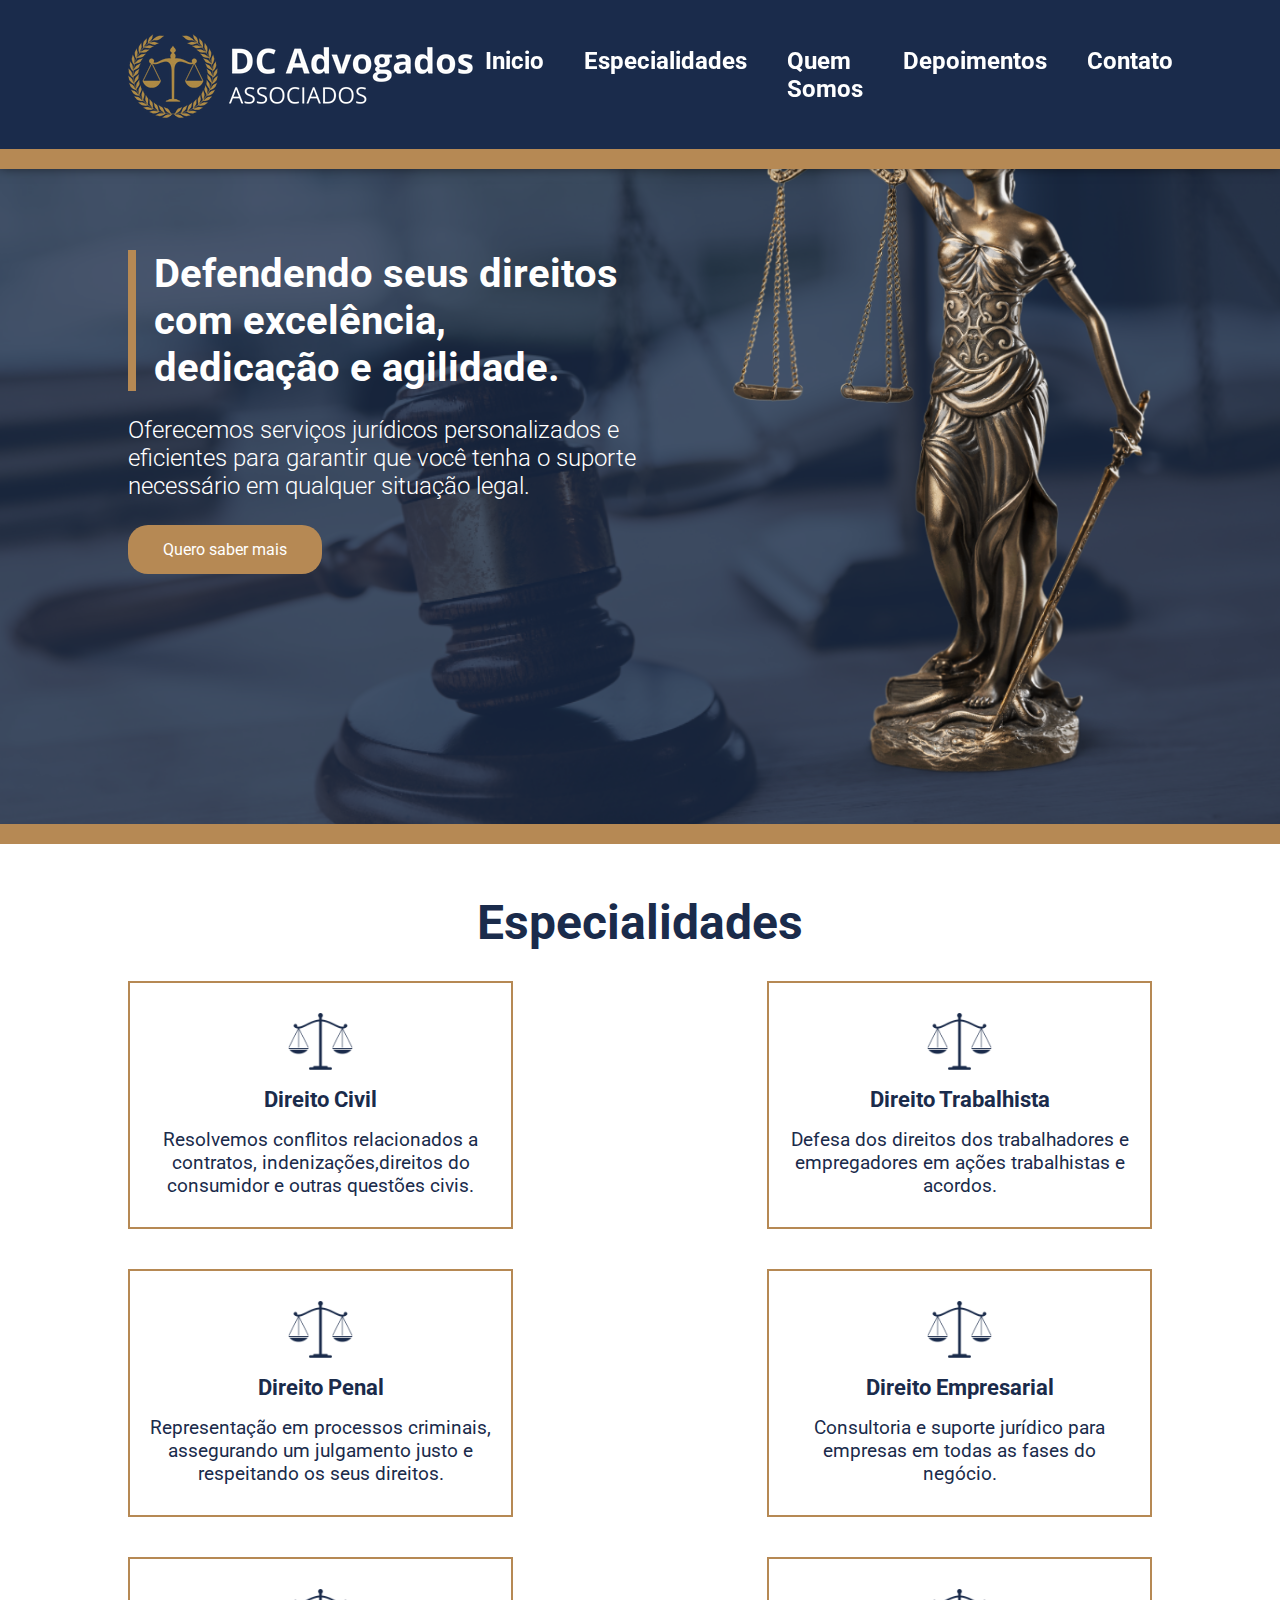
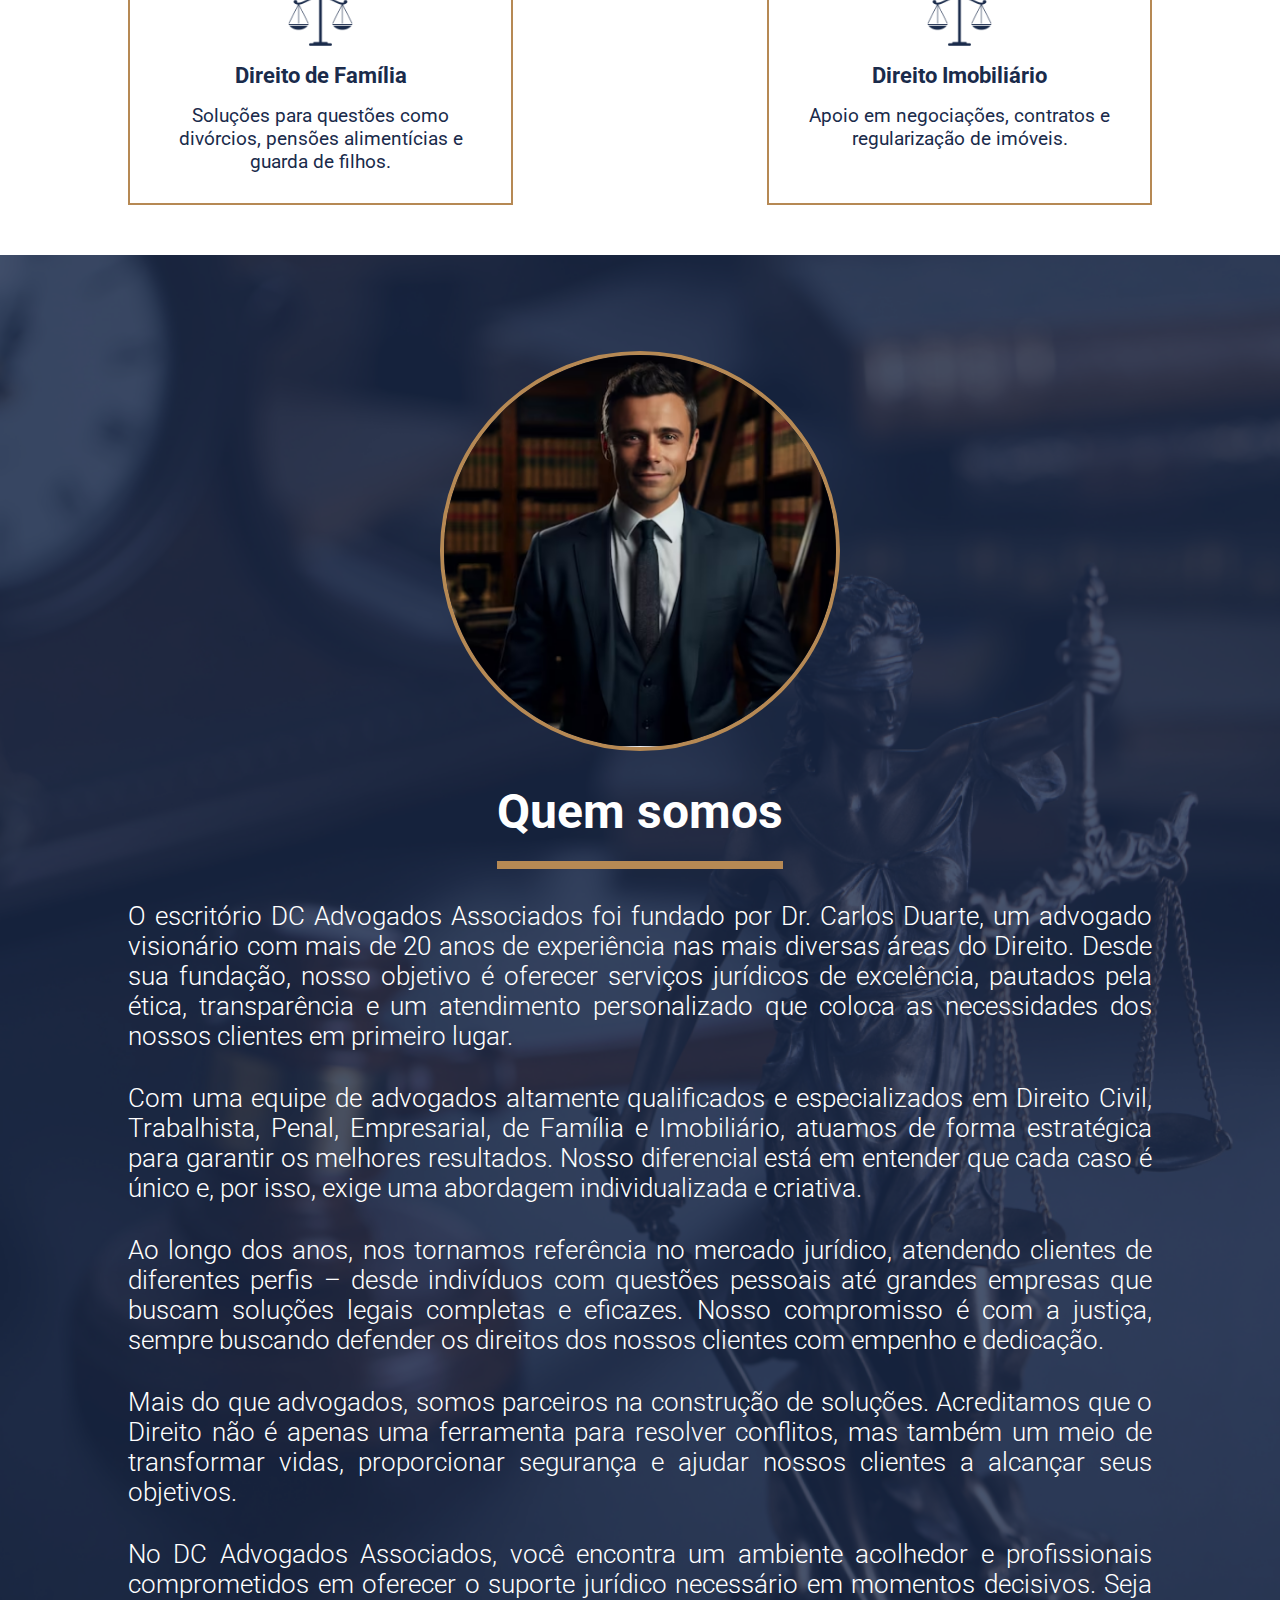
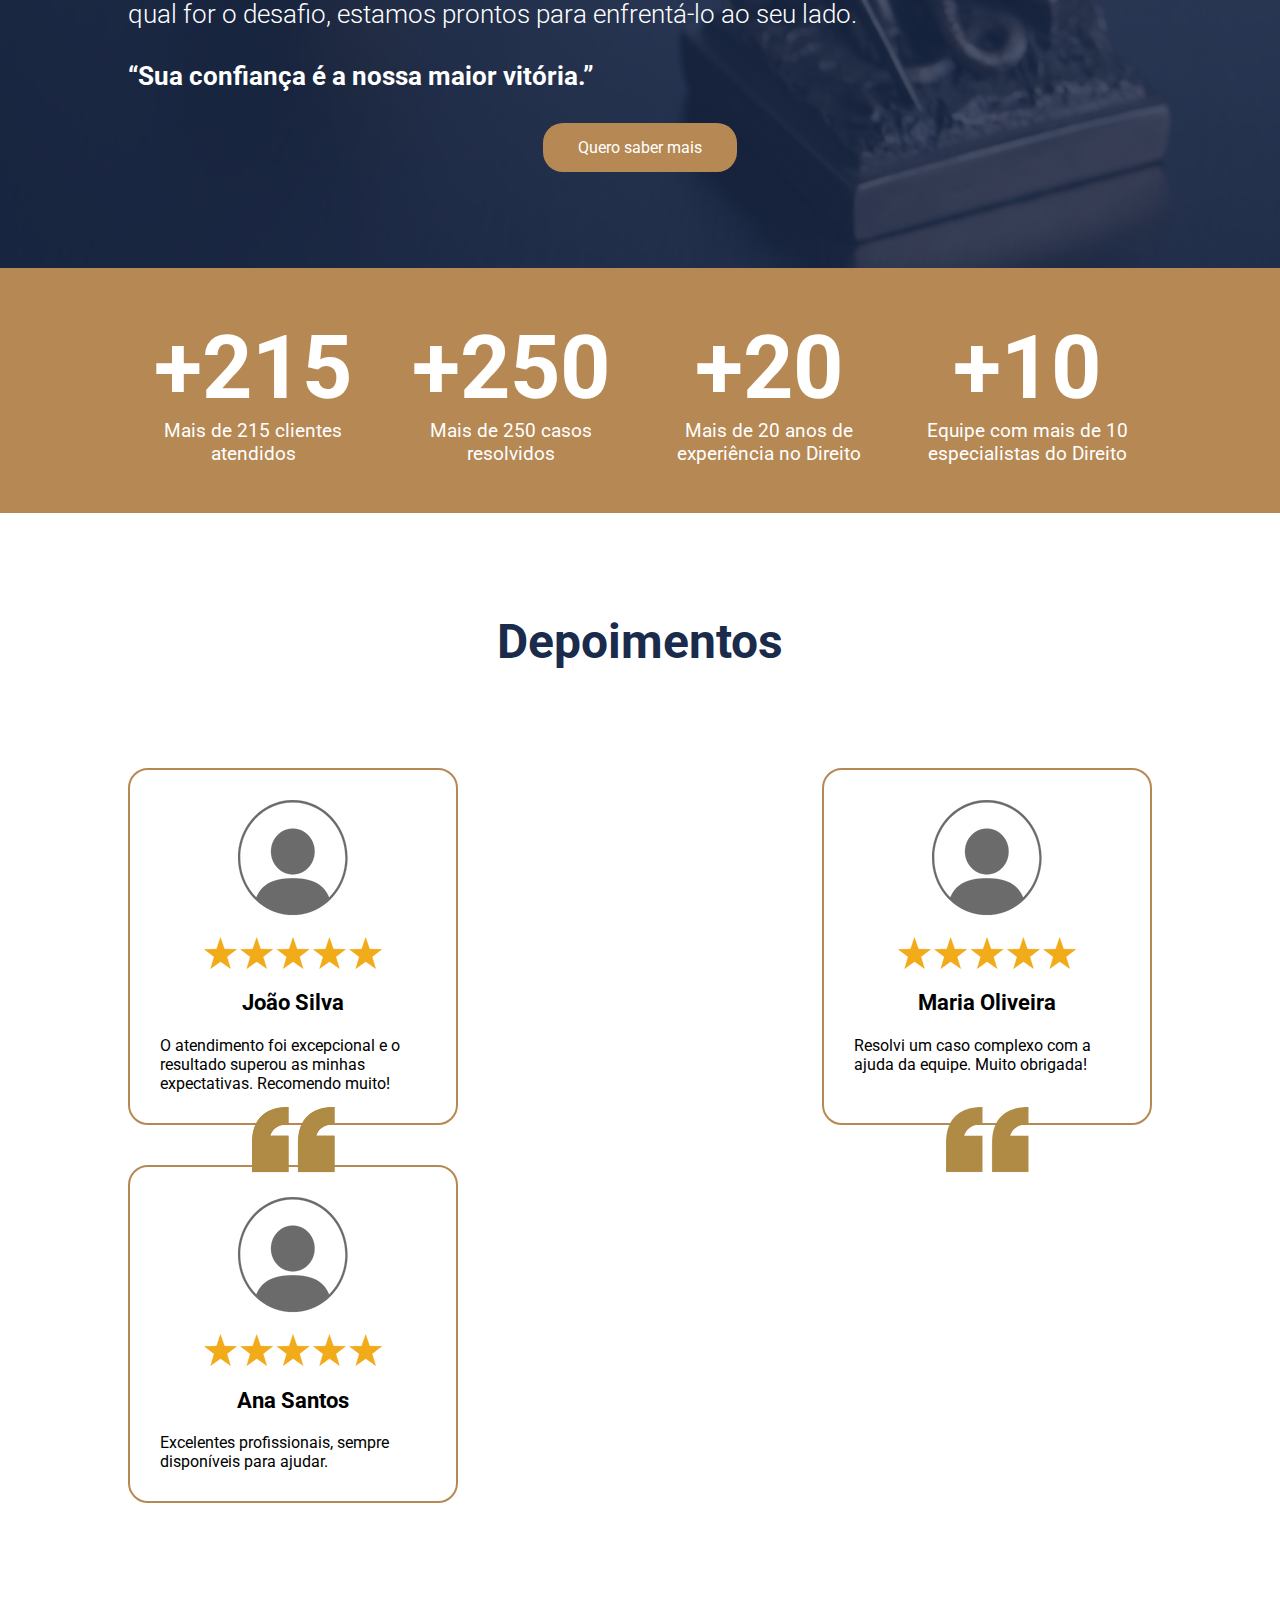
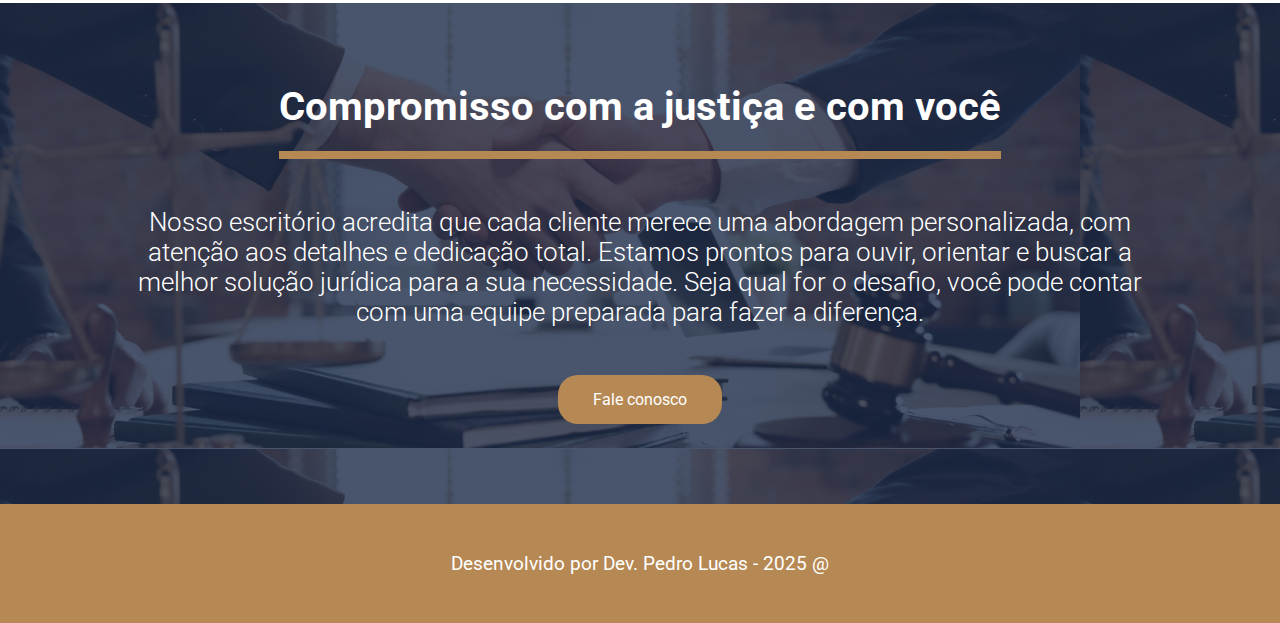
<file: index.html>
<!DOCTYPE html>
<html lang="pt-BR">
  <head>
    <meta charset="UTF-8" />
    <meta name="viewport" content="width=device-width, initial-scale=1.0" />
    <title>DC Advogados Associados</title>
    <link rel="preconnect" href="https://fonts.googleapis.com" />
    <link rel="preconnect" href="https://fonts.gstatic.com" crossorigin />
    <link
      href="https://fonts.googleapis.com/css2?family=Roboto:ital,wght@0,100..900;1,100..900&display=swap"
      rel="stylesheet"
    />
    <link rel="stylesheet" href="style.css" />
  </head>
  <body>
    <div class="container-global">
      <!-- header - cabeçalho -->
      <header>
        <div class="header-container">
          <img src="./assets/logo.png" alt="logomarca" />
          <nav>
            <ul>
              <li><a href="">Inicio</a></li>
              <li><a href="">Especialidades</a></li>
              <li><a href="">Quem Somos</a></li>
              <li><a href="">Depoimentos</a></li>
              <li><a href="./pages/contato/index.html">Contato</a></li>
            </ul>
          </nav>
        </div>
      </header>

      <!-- banner -->

      <section class="container-section-banner">
        <div class="container-div-banner">
          <div class="container-content-banner">
            <h1 class="title">
              Defendendo seus direitos com excelência, dedicação e agilidade.
            </h1>
            <p class="description">
              Oferecemos serviços jurídicos personalizados e eficientes para
              garantir que você tenha o suporte necessário em qualquer situação
              legal.
            </p>
            <a href="#" class="btn-whatsapp">Quero saber mais</a>
          </div>
          <img
            id="image-justice"
            src="./assets/justica.png"
            alt="estatua justica"
          />
        </div>
      </section>

      <!-- ESPECIALIDADES -->

      <section class="container-section-specialties" id="especialidades">
        <div class="container-div-specialties">
          <h2 id="title-specialties">Especialidades</h2>
          <div class="container-cards-specialties">
            <div class="cards">
              <img src="./assets/balanca.png" alt="balanca" />
              <h3>Direito Civil</h3>
              <p>
                Resolvemos conflitos relacionados a contratos,
                indenizações,direitos do consumidor e outras questões civis.
              </p>
            </div>
            <div class="cards">
              <img src="./assets/balanca.png" alt="balanca" />
              <h3>Direito Trabalhista</h3>
              <p>
                Defesa dos direitos dos trabalhadores e empregadores em ações
                trabalhistas e acordos.
              </p>
            </div>
            <div class="cards">
              <img src="./assets/balanca.png" alt="balanca" />
              <h3>Direito Penal</h3>
              <p>
                Representação em processos criminais, assegurando um julgamento
                justo e respeitando os seus direitos.
              </p>
            </div>
            <div class="cards">
              <img src="./assets/balanca.png" alt="balanca" />
              <h3>Direito Empresarial</h3>
              <p>
                Consultoria e suporte jurídico para empresas em todas as fases
                do negócio.
              </p>
            </div>
            <div class="cards">
              <img src="./assets/balanca.png" alt="balanca" />
              <h3>Direito de Família</h3>
              <p>
                Soluções para questões como divórcios, pensões alimentícias e
                guarda de filhos.
              </p>
            </div>
            <div class="cards">
              <img src="./assets/balanca.png" alt="balanca" />
              <h3>Direito Imobiliário</h3>
              <p>Apoio em negociações, contratos e regularização de imóveis.</p>
            </div>
          </div>
        </div>
      </section>

      <!-- Quem somos -->
      <section class="container-section-about-us">
        <div class="container-div-about-us">
          <img src="./assets/advogado.png" alt="advogado" />
          <h2>Quem somos</h2>
          <p>
            O escritório DC Advogados Associados foi fundado por Dr. Carlos
            Duarte, um advogado visionário com mais de 20 anos de experiência
            nas mais diversas áreas do Direito. Desde sua fundação, nosso
            objetivo é oferecer serviços jurídicos de excelência, pautados pela
            ética, transparência e um atendimento personalizado que coloca as
            necessidades dos nossos clientes em primeiro lugar.
          </p>
          <p>
            Com uma equipe de advogados altamente qualificados e especializados
            em Direito Civil, Trabalhista, Penal, Empresarial, de Família e
            Imobiliário, atuamos de forma estratégica para garantir os melhores
            resultados. Nosso diferencial está em entender que cada caso é único
            e, por isso, exige uma abordagem individualizada e criativa.
          </p>
          <p>
            Ao longo dos anos, nos tornamos referência no mercado jurídico,
            atendendo clientes de diferentes perfis – desde indivíduos com
            questões pessoais até grandes empresas que buscam soluções legais
            completas e eficazes. Nosso compromisso é com a justiça, sempre
            buscando defender os direitos dos nossos clientes com empenho e
            dedicação.
          </p>
          <p>
            Mais do que advogados, somos parceiros na construção de soluções.
            Acreditamos que o Direito não é apenas uma ferramenta para resolver
            conflitos, mas também um meio de transformar vidas, proporcionar
            segurança e ajudar nossos clientes a alcançar seus objetivos.
          </p>
          <p>
            No DC Advogados Associados, você encontra um ambiente acolhedor e
            profissionais comprometidos em oferecer o suporte jurídico
            necessário em momentos decisivos. Seja qual for o desafio, estamos
            prontos para enfrentá-lo ao seu lado.
          </p>
          <p id="ultima-frase">“Sua confiança é a nossa maior vitória.”</p>
          <a href="#" class="btn-whatsapp">Quero saber mais</a>
        </div>
      </section>

      <!-- numeros -->

      <section class="container-section-numbers">
        <div class="container-div-numbers">
          <div class="cards-numbers">
            <h3>+215</h3>
            <p>Mais de 215 clientes atendidos</p>
          </div>
          <div class="cards-numbers">
            <h3>+250</h3>
            <p>Mais de 250 casos resolvidos</p>
          </div>
          <div class="cards-numbers">
            <h3>+20</h3>
            <p>Mais de 20 anos de experiência no Direito</p>
          </div>
          <div class="cards-numbers">
            <h3>+10</h3>
            <p>Equipe com mais de 10 especialistas do Direito</p>
          </div>
        </div>
      </section>

      <!-- depoimentos -->
      <section class="container-section-depoimentos">
        <div class="container-div-depoimentos">
          <h2>Depoimentos</h2>
          <div class="container-cards-depoimentos">
            <div class="cards-depoimentos">
              <img src="./assets/aspas.png" alt="aspas" class="aspas" />
              <img src="./assets/usuario.png" alt="usuario" />
              <img src="./assets/estrelas.png" alt="estrelas" />
              <h3>João Silva</h3>
              <p>
                O atendimento foi excepcional e o resultado superou as minhas
                expectativas. Recomendo muito!
              </p>
            </div>
            <div class="cards-depoimentos">
              <img src="./assets/aspas.png" alt="aspas" class="aspas" />
              <img src="./assets/usuario.png" alt="usuario" />
              <img src="./assets/estrelas.png" alt="estrelas" />
              <h3>Maria Oliveira</h3>
              <p>
                Resolvi um caso complexo com a ajuda da equipe. Muito obrigada!
              </p>
            </div>
            <div class="cards-depoimentos">
              <img src="./assets/aspas.png" alt="aspas" class="aspas" />
              <img src="./assets/usuario.png" alt="usuario" />
              <img src="./assets/estrelas.png" alt="estrelas" />
              <h3>Ana Santos</h3>
              <p>Excelentes profissionais, sempre disponíveis para ajudar.</p>
            </div>
          </div>
        </div>
      </section>

      <!-- Ultimo banner -->

      <section class="container-section-last-banner">
        <div class="container-div-last-banner">
          <h2>Compromisso com a justiça e com você</h2>
          <p>
            Nosso escritório acredita que cada cliente merece uma abordagem
            personalizada, com atenção aos detalhes e dedicação total. Estamos
            prontos para ouvir, orientar e buscar a melhor solução jurídica para
            a sua necessidade. Seja qual for o desafio, você pode contar com uma
            equipe preparada para fazer a diferença.
          </p>
          <a href="#" class="btn-whatsapp">Fale conosco</a>
        </div>
      </section>

      <!-- footer - rodape -->

      <footer>
        <p>Desenvolvido por Dev. Pedro Lucas - 2025 @</p>
      </footer>
    </div>
  </body>
</html>
</file>
<file: style.css>
* {
  margin: 0;
  padding: 0;
  box-sizing: border-box;
}

body {
  font-family: "roboto", sans-serif;
}

header {
  background-color: #1a2b4b;
  display: flex;
  justify-content: center;
  padding: 30px 0px;
  border-bottom: 20px solid #b68954;
  position: fixed;
  width: 100%;
  z-index: 99;
  top: 0;
  right: 0;
  left: 0;
  box-shadow: 0 0 10px rgba( 0, 0, 0, 0.5);
}

nav ul li a {
  color: white;
  text-decoration: none;
  font-size: 24px;
  font-weight: bold;
}

nav ul li a:hover {
  color: #b68954;
  border-top: 5px solid #b68954;
  border-bottom: 5px solid #b68954;
  padding: 5px 0px;
  transition: 0.25s ease;
}

nav ul {
  display: flex;
  gap: 40px;
  font-size: large;
  list-style: none;
}

.header-container {
  display: flex;
  flex-direction: row;
  width: 80%;
  justify-content: space-between;
  align-items: center;
}

/* header */

/* banner */

.container-section-banner {
  background-image: url("./assets/banner1.png");
  display: flex;
  justify-content: center;
  padding: 30px 0px;
  background-size: cover;
  position: relative;
  border-bottom: 20px solid #b68954;
}

.container-section-banner::before {
  content: "";
  width: 100%;
  height: 100%;
  background-color: rgba(26, 43, 73, 0.8);
  position: absolute;
  top: 0;
  bottom: 0;
  right: 0;
  left: 0;
}

.container-div-banner {
  display: flex;
  flex-direction: row;
  width: 80%;
  align-items: center;
  justify-content: space-between;
  z-index: 1;
}

#image-justice {
  width: 420px;
}

.container-content-banner {
  display: flex;
  flex-direction: column;
  gap: 25px;
  width: 50%;
}

.title {
  color: white;
  font-size: 40px;
  border-left: 8px solid #b68954;
  padding-left: 18px;
  font-weight: bold;
}

.description {
  color: white;
  font-size: 24px;
  font-weight: 300;
}

.btn-whatsapp {
  color: white;
  text-decoration: none;
  font-size: bold;
  background-color: #b68954;
  padding: 15px 35px;
  border-radius: 20px;
  width: fit-content;
}

/* especialidades */

.container-section-specialties {
  background-color: white;
  display: flex;
  justify-content: center;
}

.container-div-specialties {
  background-color: white;
  width: 80%;
  display: flex;
  flex-direction: column;
  align-items: center;
  padding: 50px 0px;
  gap: 30px;
}

#title-specialties {
  color: #1a2b4b;
  font-size: 3rem;
}

.container-cards-specialties {
  display: flex;
  flex-wrap: wrap;
  justify-content: space-between;
  gap: 40px;
}

.cards {
  border: 2px solid #b68954;
  flex-direction: column;
  align-items: center;
  display: flex;
  padding: 30px 20px;
  width: 385px;
  gap: 1rem;
}

.cards h3 {
  font-size: 1.4rem;
  color: #1a2b4b;
}

.cards img {
  width: 65px;
}

.cards p {
  text-align: center;
  font-size: 1.2rem;
  color: #1a2b4b;
}

/* quem somos */

.container-section-about-us {
  background-color: #1a2b4b;
  display: flex;
  justify-content: center;
  padding: 6rem 0px;
  background-image: url(./assets/banner-sobre-mim.png);
  background-size: cover;
  position: relative;
}

.container-section-about-us::before {
  content: "";
  width: 100%;
  height: 100%;
  background-color: rgba(26, 43, 75, 0.8);
  position: absolute;
  top: 0;
  left: 0;
  right: 0;
  bottom: 0;
}

.container-div-about-us {
  width: 80%;
  display: flex;
  flex-direction: column;
  align-items: center;
  gap: 2rem;
  z-index: 1;
}

.container-div-about-us img {
  width: 400px;
  height: 400px;
  border-radius: 100%;
  object-fit: cover;
  border: 4px solid #b68954;
}

.container-div-about-us p {
  font-size: 1.6rem;
  color: white;
  text-align: justify;
  font-weight: 300;
}

.container-div-about-us h2 {
  font-size: 3rem;
  color: white;
  border-bottom: 8px solid #b68954;
  padding-bottom: 1.3rem;
}
#ultima-frase {
  width: 100%;
  font-weight: bold;
}

/* numeros */

.container-section-numbers {
  background-color: #b68954;
  display: flex;
  justify-content: center;
  padding: 3rem 0rem;
}

.container-div-numbers {
  width: 80%;
  display: flex;
  justify-content: space-between;
  flex-wrap: wrap;
}

.cards-numbers {
  text-align: center;
  width: 250px;
}

.cards-numbers h3 {
  font-size: 5.5rem;
  color: white;
}

.cards-numbers p {
  font-size: 1.2rem;
  color: white;
}

/* depoimentos */

.container-section-depoimentos {
  display: flex;
  justify-content: center;
  padding: 6.25rem 0rem;
}

.container-div-depoimentos {
  width: 80%;
  display: flex;
  flex-direction: column;
  align-items: center;
  gap: 3rem;
}

.container-cards-depoimentos {
  display: flex;
  width: 100%;
  justify-content: space-between;
  flex-wrap: wrap;
  gap: 40px;
  position: relative;
}

.cards-depoimentos {
  border: 2px solid #b68954;
  display: flex;
  flex-direction: column;
  align-items: center;
  width: 330px;
  gap: 1.3rem;
  padding: 30px;
  align-items: center;
  border-radius: 20px;
}

.container-div-depoimentos h2 {
  font-size: 3rem;
  color: #1a2b4b;
  margin-bottom: 50px;
}
.aspas {
  position: absolute;
  bottom: 330px;
}

.cards-depoimentos h3 {
  font-size: 1.4rem;
  display: flex;
  text-align: center;
}

/* ultimo banner */

.container-section-last-banner {
  background-color: #1a2b4b;
  color: white;
  display: flex;
  justify-content: center;
  padding: 5rem 0;
  background-image: url(./assets/banner-aperto-maos.png);
  position: relative;
}

.container-section-last-banner::before {
  content: "";
  width: 100%;
  height: 100%;
  background-color: rgba(26, 43, 73, 0.8);
  position: absolute;
  top: 0;
  right: 0;
  bottom: 0;
  left: 0;
}

.container-div-last-banner {
  width: 80%;
  display: flex;
  flex-direction: column;
  align-items: center;
  justify-content: center;
  gap: 3rem;
  z-index: 1;
}

.container-div-last-banner h2 {
  border-bottom: 8px solid #b68954;
  padding-bottom: 1.3rem;
  font-size: 2.5rem;
  font-weight: bold;
}

.container-div-last-banner p {
  text-align: center;
  font-size: 1.6rem;
  font-weight: 300;
}

/* footer */

footer {
  background-color: #b68954;
  color: white;
  padding: 3rem;
}

footer p {
  text-align: center;
  font-size: 1.2rem;
}

/* contato */
</file>
